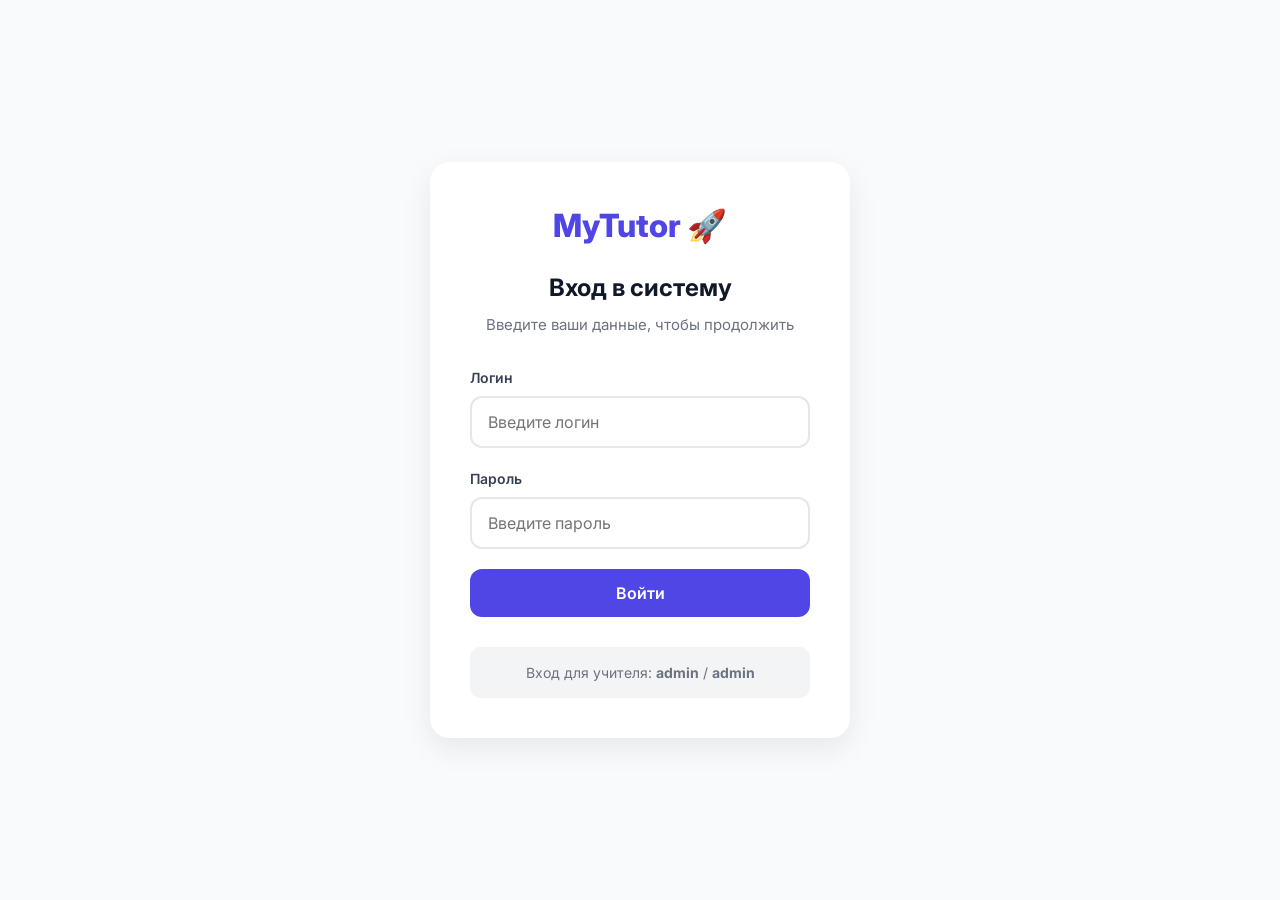
<file: index.html>
<!DOCTYPE html>
<html lang="ru">
<head>
    <meta charset="UTF-8">
    <meta name="viewport" content="width=device-width, initial-scale=1.0">
    <title>Вход в систему | MyTutor</title>
    
    <!-- Подключаем общий файл стилей (он лежит в этой же папке) -->
    <link rel="stylesheet" href="style.css">
</head>
<body class="auth-body">

    <!-- Белая карточка по центру экрана -->
    <div class="auth-container">
        
        <!-- Логотип и заголовок -->
        <div class="auth-logo">MyTutor 🚀</div>
        <h2>Вход в систему</h2>
        <p class="auth-subtitle">Введите ваши данные, чтобы продолжить</p>

        <!-- Форма входа -->
        <form onsubmit="event.preventDefault(); login();">
            <div class="form-group">
                <label>Логин</label>
                <input type="text" id="loginUser" placeholder="Введите логин" required>
            </div>
            
            <div class="form-group">
                <label>Пароль</label>
                <input type="password" id="loginPass" placeholder="Введите пароль" required>
            </div>

            <button type="submit" class="btn-primary btn-block">Войти</button>
        </form>

        <!-- Подсказка для вас (потом можно убрать) -->
        <div class="auth-footer">
            <p>Вход для учителя: <b>admin</b> / <b>admin</b></p>
        </div>
    </div>

    <!-- Подключаем скрипт базы данных (он лежит в этой же папке) -->
    <script src="auth.js"></script>
    
    <script>
        // Функция, которая срабатывает при нажатии кнопки "Войти"
        function login() {
            // Берем то, что ввели в поля
            const loginVal = document.getElementById('loginUser').value.trim();
            const passVal = document.getElementById('loginPass').value.trim();
            
            // Вызываем функцию authenticate() из файла auth.js
            const user = authenticate(loginVal, passVal);

            if (user) {
                // Если пользователь найден, сохраняем его данные в память браузера
                localStorage.setItem('currentUser', JSON.stringify(user));
                
                // Перенаправляем в нужный кабинет
                if (user.role === 'tutor') {
                    window.location.href = 'tutor/dashboard.html';
                } else if (user.role === 'student') {
                    window.location.href = 'student/dashboard.html';
                }
            } else {
                // Если логин/пароль не подошли
                alert('Неверный логин или пароль!');
            }
        }
    </script>
</body>
</html>
</file>
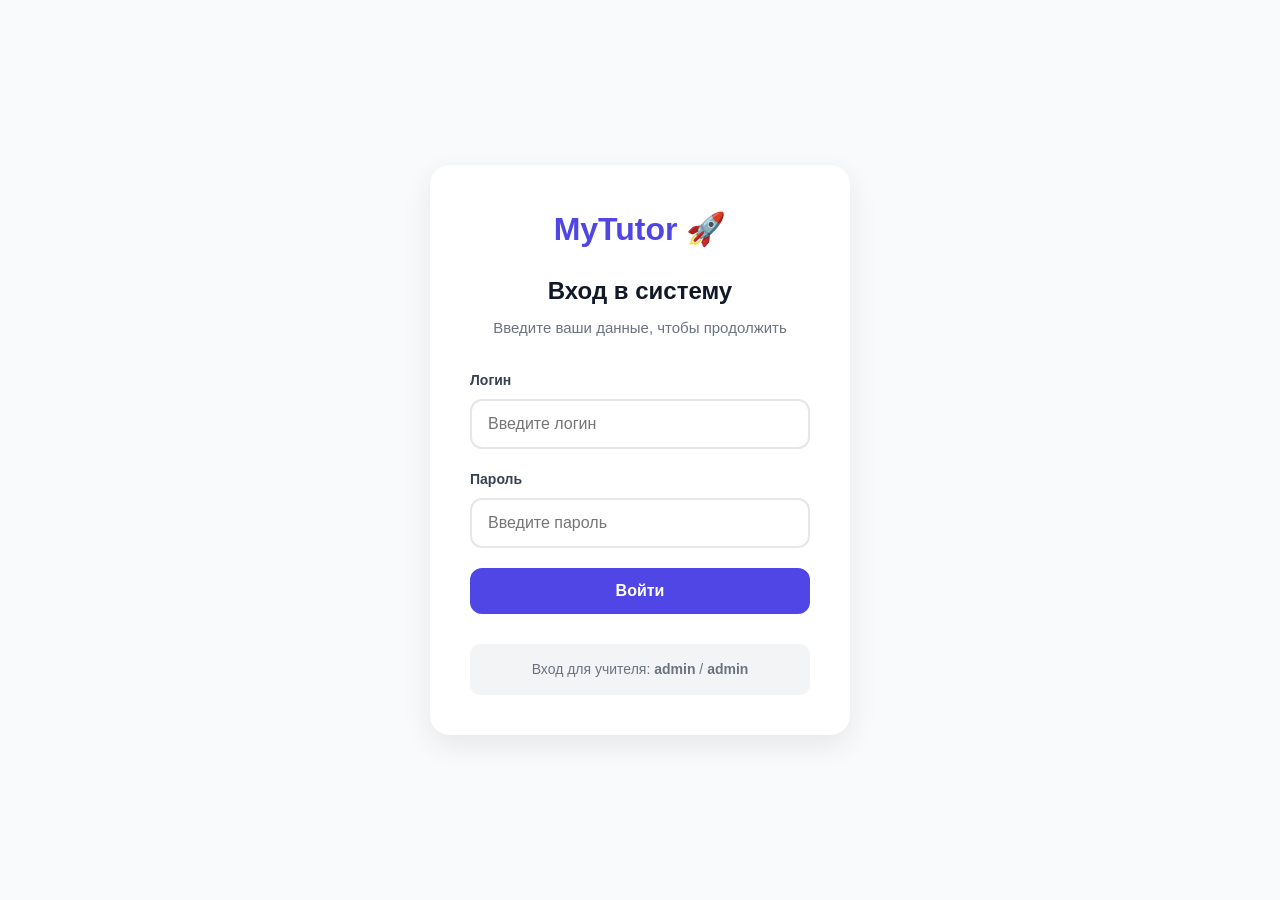
<file: student/profile.html>
<!DOCTYPE html>
<html lang="ru">
<head>
    <meta charset="UTF-8">
    <meta name="viewport" content="width=device-width, initial-scale=1.0">
    <title>Мой профиль | MyTutor</title>
    <link rel="stylesheet" href="../style.css">
    
    <style>
        .profile-header {
            display: flex;
            align-items: center;
            gap: 30px;
            margin-bottom: 40px;
            background: white;
            padding: 30px;
            border-radius: 20px;
            border: 1px solid var(--border);
        }
        .avatar-big {
            width: 100px;
            height: 100px;
            background: #E0E7FF;
            color: var(--primary);
            border-radius: 50%;
            display: flex;
            justify-content: center;
            align-items: center;
            font-size: 40px;
            font-weight: 800;
        }
        .profile-info h1 { font-size: 28px; margin-bottom: 5px; }
        .profile-info p { color: var(--text-muted); font-size: 16px; }
        
        .info-row {
            display: flex;
            justify-content: space-between;
            padding: 15px 0;
            border-bottom: 1px solid #eee;
            font-size: 16px;
        }
        .info-row:last-child { border-bottom: none; }
        .info-label { color: var(--text-muted); }
        .info-value { font-weight: 600; color: var(--text-main); }
    </style>
</head>
<body class="dashboard-body">

    <!-- Боковое меню -->
    <aside class="sidebar">
        <div class="sidebar-logo">MyTutor 🎒</div>
        <nav class="sidebar-nav">
            <a href="dashboard.html">🏠 Мой кабинет</a>
            <a href="../tasks/tasks.html">🃏 Мои задания</a>
            <a href="profile.html" class="active">👤 Мой профиль</a>
        </nav>
        <button onclick="logout()" class="btn-logout">Выйти</button>
    </aside>

    <!-- Основной контент -->
    <main class="main-content">
        
        <header class="top-header">
            <h1>Личный профиль</h1>
        </header>

        <!-- Шапка профиля -->
        <div class="profile-header">
            <div class="avatar-big" id="avatarLetter">?</div>
            <div class="profile-info">
                <h1 id="profileName">Загрузка...</h1>
                <p>Ученик платформы MyTutor</p>
            </div>
        </div>

        <!-- Данные -->
        <div class="card">
            <h2 style="margin-bottom: 20px; font-size: 20px;">Мои данные</h2>
            
            <div class="info-row">
                <span class="info-label">Логин для входа</span>
                <span class="info-value" id="profileLogin">-</span>
            </div>
            
            <div class="info-row">
                <span class="info-label">Предмет / Уровень</span>
                <span class="info-value" id="profileSubject">-</span>
            </div>
            
            <div class="info-row">
                <span class="info-label">Статус</span>
                <span class="info-value" style="color: #10B981;">Активен</span>
            </div>
        </div>

    </main>

    <script src="../auth.js"></script>
    <script>
        window.onload = function() {
            // Проверка авторизации
            const user = JSON.parse(localStorage.getItem('currentUser'));
            if (!user || user.role !== 'student') {
                window.location.href = '../index.html';
                return;
            }

            // Заполняем данные
            document.getElementById('profileName').innerText = user.name;
            document.getElementById('profileLogin').innerText = user.login;
            document.getElementById('profileSubject').innerText = user.subject;
            
            // Делаем красивую букву-аватар
            document.getElementById('avatarLetter').innerText = user.name.charAt(0).toUpperCase();
        };

        function logout() {
            localStorage.removeItem('currentUser');
            window.location.href = '../index.html';
        }
    </script>
</body>
</html>
</file>
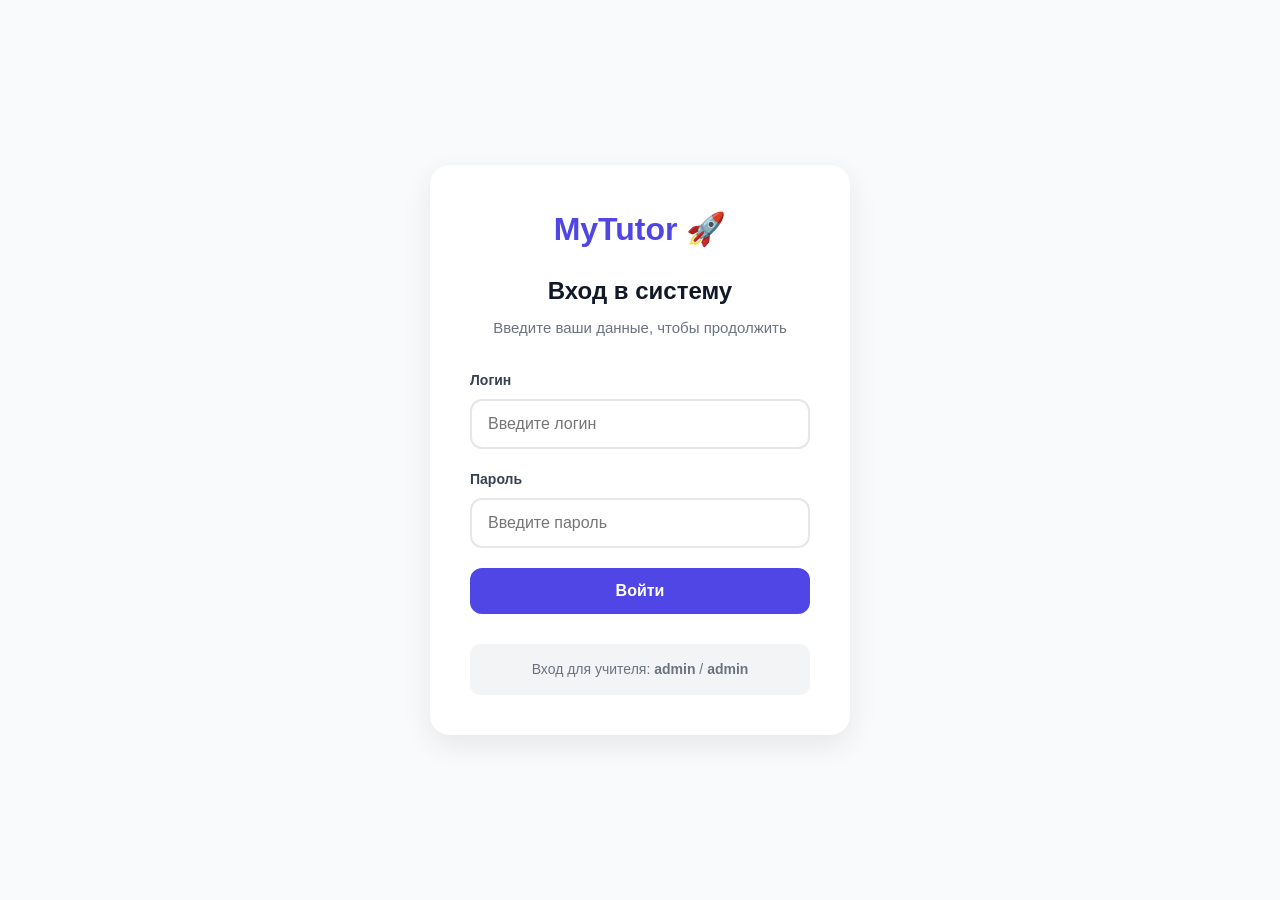
<file: tasks/tasks.html>
<!DOCTYPE html>
<html lang="ru">
<head>
    <meta charset="UTF-8">
    <meta name="viewport" content="width=device-width, initial-scale=1.0">
    <title>Мои задания | MyTutor</title>
    <!-- Подключаем общие стили из корневой папки -->
    <link rel="stylesheet" href="../style.css">
    
    <style>
        /* Стили для карточек */
        .task-container {
            max-width: 900px;
            margin: 0 auto;
            padding: 20px 0;
        }

        .lesson-group {
            background: white;
            border-radius: 16px;
            padding: 30px;
            margin-bottom: 30px;
            box-shadow: 0 4px 15px rgba(0,0,0,0.03);
            border: 1px solid #E5E7EB;
        }

        .lesson-title {
            font-size: 22px;
            font-weight: 800;
            color: var(--primary);
            margin-bottom: 25px;
            padding-bottom: 15px;
            border-bottom: 2px dashed #E5E7EB;
        }

        /* Стили для теории */
        .theory-card {
            background: #F3F4F6;
            border-left: 5px solid var(--primary);
            padding: 20px;
            border-radius: 8px;
            margin-bottom: 25px;
        }
        .theory-title { font-size: 18px; font-weight: 700; margin-bottom: 10px; color: #111827; }
        .theory-text { font-size: 16px; line-height: 1.6; color: #374151; white-space: pre-wrap; }
        .theory-image { max-width: 100%; border-radius: 8px; margin-top: 15px; border: 1px solid #ddd; }

        /* Стили для практики */
        .task-widget {
            padding: 20px;
            border: 1px solid #E5E7EB;
            border-radius: 12px;
            margin-bottom: 25px;
            transition: 0.3s;
        }
        .task-widget.correct { border-color: #10B981; background: #ECFDF5; }
        .task-widget.incorrect { border-color: #EF4444; background: #FEF2F2; }
        
        .task-question { font-size: 18px; font-weight: 600; margin-bottom: 15px; white-space: pre-wrap; color: #111827; }
        
        .task-input {
            width: 100%; padding: 12px 16px; font-size: 16px;
            border: 2px solid #D1D5DB; border-radius: 8px;
            margin-bottom: 12px; outline: none; transition: 0.2s;
        }
        .task-input:focus { border-color: var(--primary); }

        .task-btn {
            background: var(--primary); color: white; padding: 10px 24px;
            border: none; border-radius: 8px; font-weight: 600; cursor: pointer;
            font-size: 15px; transition: 0.2s;
        }
        .task-btn:hover { background: var(--primary-hover); }

        .task-options { display: grid; gap: 12px; }
        .option-btn {
            padding: 14px 20px; font-size: 16px; background: #F9FAFB;
            border: 2px solid #E5E7EB; border-radius: 8px; cursor: pointer;
            text-align: left; transition: 0.2s; color: #374151;
        }
        .option-btn:hover { border-color: var(--primary); background: white; }

        .task-feedback {
            margin-top: 15px; font-weight: 700; font-size: 15px; display: none;
        }
        .task-widget.correct .task-feedback { display: block; color: #065F46; }
        .task-widget.incorrect .task-feedback { display: block; color: #991B1B; }

        .empty-tasks {
            text-align: center; padding: 60px; background: white;
            border-radius: 16px; border: 1px dashed #D1D5DB; color: #6B7280;
        }
    </style>
</head>
<body class="dashboard-body">

    <!-- Боковое меню (как в кабинете ученика) -->
    <aside class="sidebar">
        <div class="sidebar-logo">MyTutor 🎒</div>
        <nav class="sidebar-nav">
            <a href="../student/dashboard.html">🏠 Мой кабинет</a>
            <a href="tasks.html" class="active">🃏 Мои задания</a>
        </nav>
        <button onclick="logout()" class="btn-logout">Выйти</button>
    </aside>

    <!-- Основной контент -->
    <main class="main-content">
        <header class="top-header" style="margin-bottom: 20px;">
            <h1>Мои задания 🚀</h1>
            <p style="color: #6B7280;">Выполняй карточки, чтобы прокачать свои навыки!</p>
        </header>

        <!-- Сюда скрипт будет вставлять уроки и карточки -->
        <div id="tasksContainer" class="task-container">
            <div class="empty-tasks">
                <h3>Загрузка заданий...</h3>
            </div>
        </div>
    </main>

    <!-- Подключаем базу данных и скрипты -->
    <script src="../auth.js"></script>
    <script src="tasks-data.js"></script>
    <script src="tasks.js"></script>
    
    <!-- Кнопка выхода -->
    <script>
        function logout() {
            localStorage.removeItem('currentUser');
            window.location.href = '../index.html';
        }
    </script>
</body>
</html>
</file>
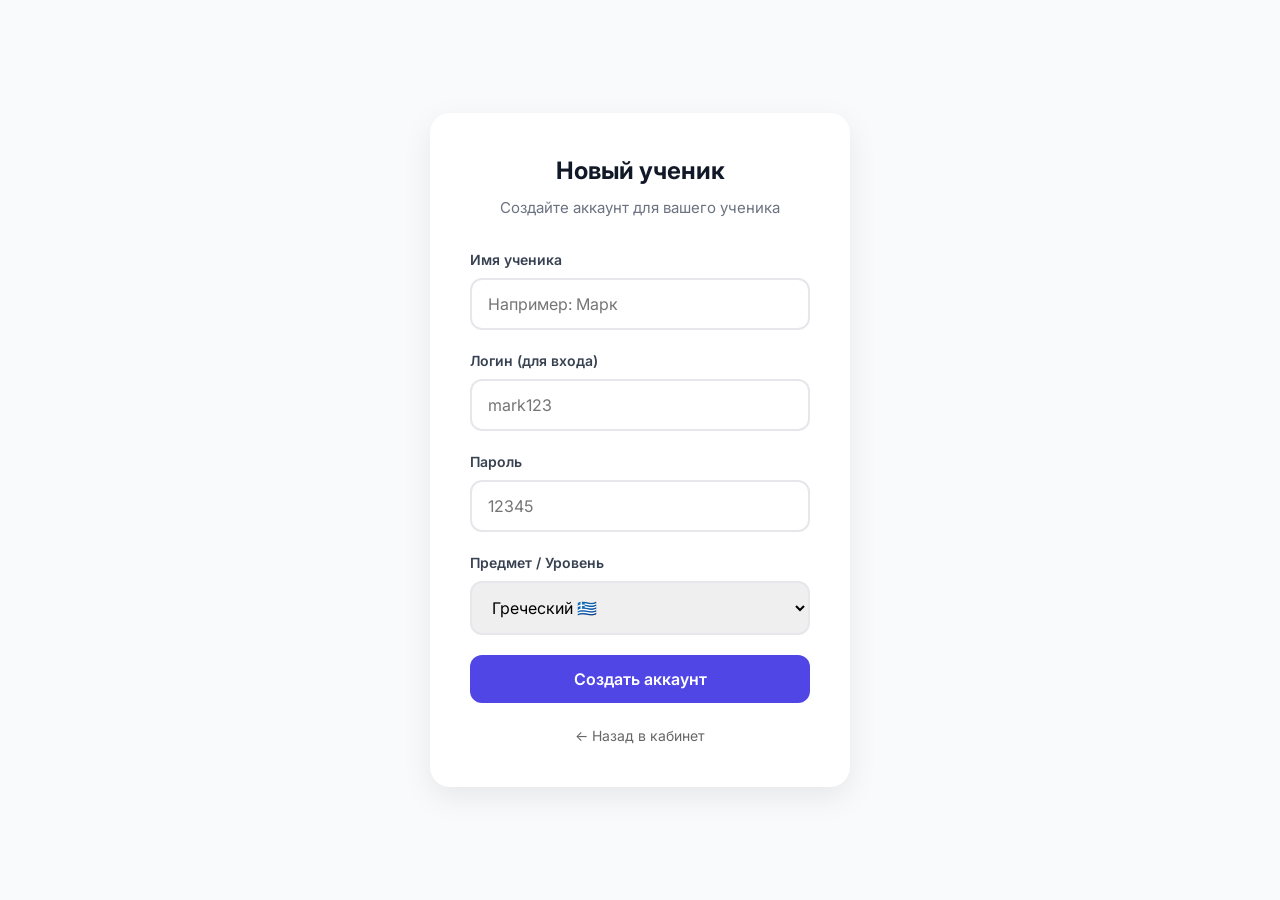
<file: tutor/add-student.html>
<!DOCTYPE html>
<html lang="ru">
<head>
    <meta charset="UTF-8">
    <meta name="viewport" content="width=device-width, initial-scale=1.0">
    <title>Добавить ученика | MyTutor</title>
    <!-- Подключаем стили из корневой папки -->
    <link rel="stylesheet" href="../style.css">
</head>
<body class="auth-body">

    <div class="auth-container">
        <h2>Новый ученик</h2>
        <p class="auth-subtitle">Создайте аккаунт для вашего ученика</p>
        
        <!-- Форма создания -->
        <form onsubmit="event.preventDefault(); handleAdd();">
            <div class="form-group">
                <label>Имя ученика</label>
                <input type="text" id="newName" placeholder="Например: Марк" required>
            </div>
            
            <div class="form-group">
                <label>Логин (для входа)</label>
                <input type="text" id="newLogin" placeholder="mark123" required>
            </div>
            
            <div class="form-group">
                <label>Пароль</label>
                <input type="text" id="newPass" placeholder="12345" required>
            </div>
            
            <div class="form-group">
                <label>Предмет / Уровень</label>
                <select id="newLang">
                    <option value="Греческий">Греческий 🇬🇷</option>
                    <option value="Английский (Starters)">Английский - Starters 🎓</option>
                    <option value="Английский (Movers)">Английский - Movers 🎓</option>
                    <option value="Английский (Flyers)">Английский - Flyers 🎓</option>
                    <option value="Английский (KET)">Английский - KET 🎓</option>
                    <option value="Английский (PET)">Английский - PET 🎓</option>
                </select>
            </div>
            
            <button type="submit" class="btn-primary btn-block">Создать аккаунт</button>
            
            <p style="text-align: center; margin-top: 20px;">
                <a href="dashboard.html" style="color: #666; font-size: 14px;">← Назад в кабинет</a>
            </p>
        </form>
    </div>

    <!-- Подключаем базу данных (auth.js) -->
    <script src="../auth.js"></script>
    
    <script>
        function handleAdd() {
            // Берем значения из полей формы
            const name = document.getElementById('newName').value.trim();
            const login = document.getElementById('newLogin').value.trim();
            const pass = document.getElementById('newPass').value.trim();
            const lang = document.getElementById('newLang').value;

            // Вызываем функцию createStudent() из auth.js
            const result = createStudent(name, login, pass, lang);

            if (result.success) {
                // Если ученик создан, возвращаемся в кабинет
                window.location.href = 'dashboard.html';
            } else {
                // Если логин занят, показываем ошибку
                alert(result.message);
            }
        }
    </script>
</body>
</html>
</file>
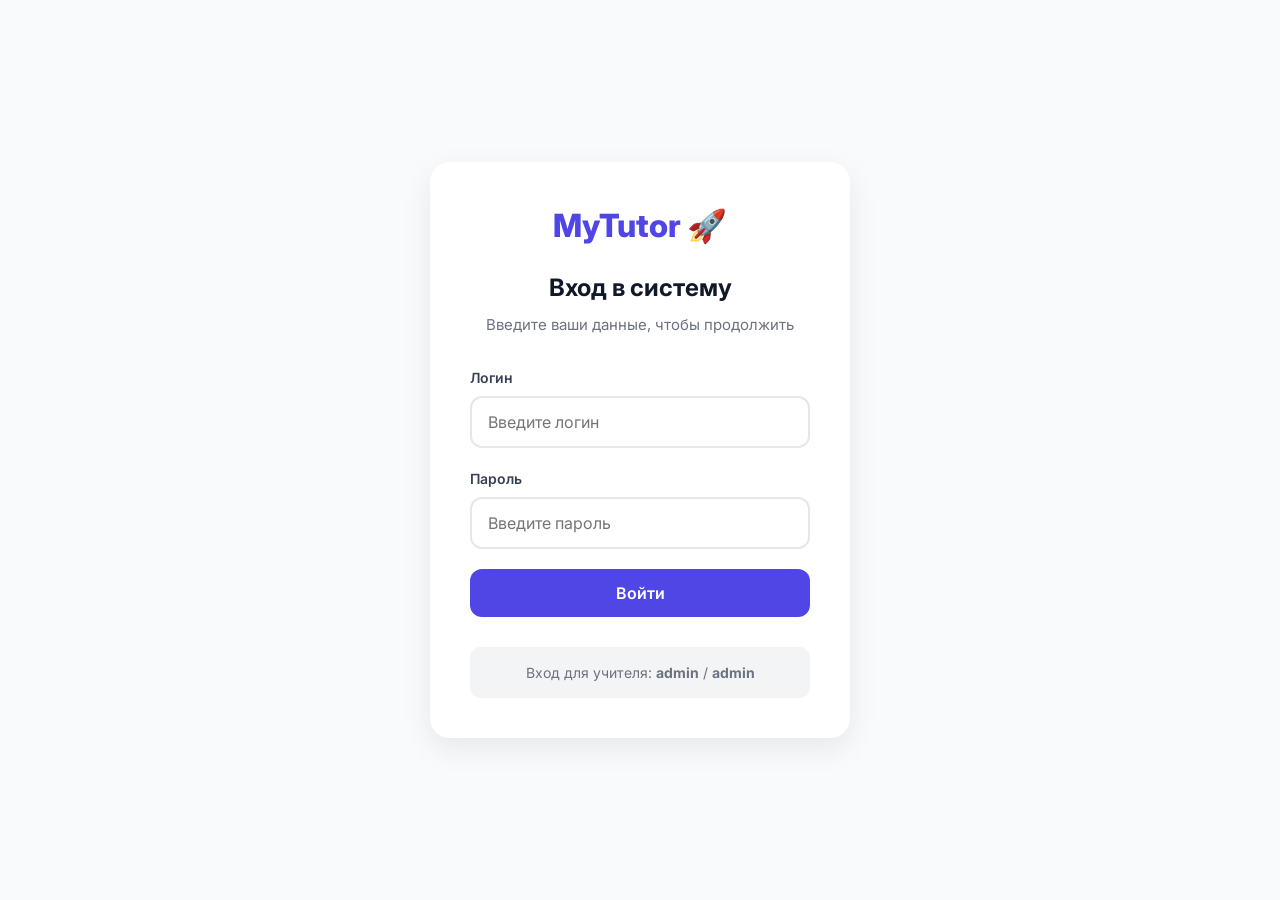
<file: tutor/assign.html>
<!DOCTYPE html>
<html lang="ru">
<head>
    <meta charset="UTF-8">
    <meta name="viewport" content="width=device-width, initial-scale=1.0">
    <title>Выдача заданий | MyTutor</title>
    <link rel="stylesheet" href="../style.css">
    
    <style>
        /* Стили для этой страницы */
        .assign-header {
            background: white; padding: 20px 30px; border-radius: 16px;
            border: 1px solid #E5E7EB; display: flex; justify-content: space-between;
            align-items: center; margin-bottom: 30px; box-shadow: 0 2px 4px rgba(0,0,0,0.02);
        }
        .assign-header select {
            padding: 12px 16px; border-radius: 8px; border: 2px solid #D1D5DB;
            font-size: 16px; min-width: 300px; outline: none; background: #F9FAFB;
        }
        .assign-header select:focus { border-color: var(--primary); background: white; }

        .lesson-block {
            background: white; border: 1px solid #E5E7EB; border-radius: 12px;
            margin-bottom: 20px; overflow: hidden;
        }
        .lesson-title {
            background: #F3F4F6; padding: 15px 20px; font-weight: 700;
            color: #374151; border-bottom: 1px solid #E5E7EB; font-size: 16px;
        }
        
        .task-item {
            display: flex; align-items: flex-start; gap: 15px;
            padding: 15px 20px; border-bottom: 1px solid #F3F4F6;
            cursor: pointer; transition: background 0.2s;
        }
        .task-item:last-child { border-bottom: none; }
        .task-item:hover { background: #F9FAFB; }
        .task-item input[type="checkbox"] {
            width: 22px; height: 22px; margin-top: 2px;
            cursor: pointer; accent-color: var(--primary);
        }
        
        .task-content { display: flex; flex-direction: column; gap: 5px; flex: 1; }
        .task-badge {
            font-size: 11px; background: #E5E7EB; color: #4B5563;
            padding: 3px 8px; border-radius: 6px; font-weight: 700;
            width: fit-content; text-transform: uppercase;
        }
        .task-desc { font-size: 15px; color: #111827; line-height: 1.4; }
        
        /* Панель сохранения внизу */
        .save-bar {
            position: fixed; bottom: 0; left: 280px; right: 0;
            background: #111827; color: white; padding: 20px 40px;
            display: flex; justify-content: space-between; align-items: center;
            box-shadow: 0 -4px 10px rgba(0,0,0,0.1); z-index: 100;
        }
        .save-bar button {
            background: var(--primary); color: white; border: none;
            padding: 12px 30px; border-radius: 8px; font-weight: 700;
            cursor: pointer; font-size: 16px; transition: 0.2s;
        }
        .save-bar button:hover { background: var(--primary-hover); }
        
        .empty-message {
            text-align: center; padding: 60px; color: #6B7280;
            background: white; border-radius: 12px; border: 1px dashed #D1D5DB;
        }
        
        .main-content { padding-bottom: 120px; } /* Чтобы панель не перекрывала контент */
    </style>
</head>
<body class="dashboard-body">

    <!-- Боковое меню (как в dashboard.html) -->
    <aside class="sidebar">
        <div class="sidebar-logo">MyTutor 👩‍🏫</div>
        <nav class="sidebar-nav">
            <a href="dashboard.html">📊 Мои ученики</a>
            <a href="assign.html" class="active">📚 Выдать задания</a>
        </nav>
        <button onclick="logout()" class="btn-logout">Выйти</button>
    </aside>

    <!-- Основной контент -->
    <main class="main-content">
        <div class="assign-header">
            <div>
                <h1 style="margin-bottom: 5px; font-size: 26px;">Выдача заданий</h1>
                <p style="color: #666; margin: 0; font-size: 15px;">Выберите ученика и отметьте нужные карточки из базы.</p>
            </div>
            <select id="studentSelect" onchange="loadTasksForStudent()">
                <option value="">-- Выберите ученика --</option>
            </select>
        </div>

        <div id="tasksContainer">
            <div class="empty-message">
                <h2>Выберите ученика</h2>
                <p>Справа появится список всех доступных карточек из вашей базы.</p>
            </div>
        </div>
    </main>

    <!-- Панель сохранения (появляется при выборе ученика) -->
    <div class="save-bar" id="saveBar" style="display: none;">
        <div style="font-size: 18px;">Выбрано заданий: <b id="selectedCount" style="color: #10B981; font-size: 24px;">0</b></div>
        <button onclick="saveAssignedTasks()">Выдать выбранные задания</button>
    </div>

    <!-- Подключаем скрипты -->
    <script src="../auth.js"></script>
    <script src="../tasks/tasks-data.js"></script>
    
    <script>
        let currentStudentLogin = null;

        // При загрузке страницы проверяем вход и заполняем список учеников
        window.onload = function() {
            const user = JSON.parse(localStorage.getItem('currentUser'));
            if (!user || user.role !== 'tutor') {
                window.location.href = '../index.html';
                return;
            }

            // Добавляем учеников в выпадающий список
            const students = getStudents();
            const select = document.getElementById('studentSelect');
            students.forEach(s => {
                select.innerHTML += `<option value="${s.login}">${s.name} (${s.subject})</option>`;
            });
        };

        // Загрузка карточек для выбранного ученика
        function loadTasksForStudent() {
            const login = document.getElementById('studentSelect').value;
            const container = document.getElementById('tasksContainer');
            const saveBar = document.getElementById('saveBar');

            if (!login) {
                container.innerHTML = '<div class="empty-message"><h2>Выберите ученика</h2><p>Справа появится список всех доступных карточек.</p></div>';
                saveBar.style.display = 'none';
                return;
            }

            currentStudentLogin = login;
            const alreadyAssigned = getAssignedTasks(login);
            saveBar.style.display = 'flex';

            // Берем ВСЮ базу заданий
            const allTasks = tasksDatabase;

            // Группируем по темам (lesson)
            const grouped = {};
            allTasks.forEach(t => {
                const lessonName = t.lesson || "Разное";
                if (!grouped[lessonName]) grouped[lessonName] = [];
                grouped[lessonName].push(t);
            });

            container.innerHTML = '';

            // Отрисовываем блоки
            for (const [lessonName, tasks] of Object.entries(grouped)) {
                const block = document.createElement('div');
                block.className = 'lesson-block';
                block.innerHTML = `<div class="lesson-title">📚 ${lessonName}</div>`;

                tasks.forEach(task => {
                    // Если карточка уже выдана, ставим галочку
                    const isChecked = alreadyAssigned.includes(task.id) ? 'checked' : '';
                    const text = task.question || task.title || 'Теория';
                    
                    block.innerHTML += `
                        <label class="task-item">
                            <input type="checkbox" class="task-cb" value="${task.id}" ${isChecked} onchange="updateCount()">
                            <div class="task-content">
                                <span class="task-badge">${task.subject} | ${task.type}</span>
                                <span class="task-desc">${text}</span>
                            </div>
                        </label>
                    `;
                });
                container.appendChild(block);
            }
            updateCount();
        }

        // Обновление счетчика галочек
        function updateCount() {
            const count = document.querySelectorAll('.task-cb:checked').length;
            document.getElementById('selectedCount').innerText = count;
        }

        // Сохранение заданий
        function saveAssignedTasks() {
            if (!currentStudentLogin) return;

            const checkboxes = document.querySelectorAll('.task-cb:checked');
            const selectedIds = Array.from(checkboxes).map(cb => Number(cb.value));

            // Вызываем функцию из auth.js
            assignTasksToStudent(currentStudentLogin, selectedIds);
            
            alert('Задания успешно выданы ученику!');
        }

        // Выход
        function logout() {
            localStorage.removeItem('currentUser');
            window.location.href = '../index.html';
        }
    </script>
</body>
</html>
</file>
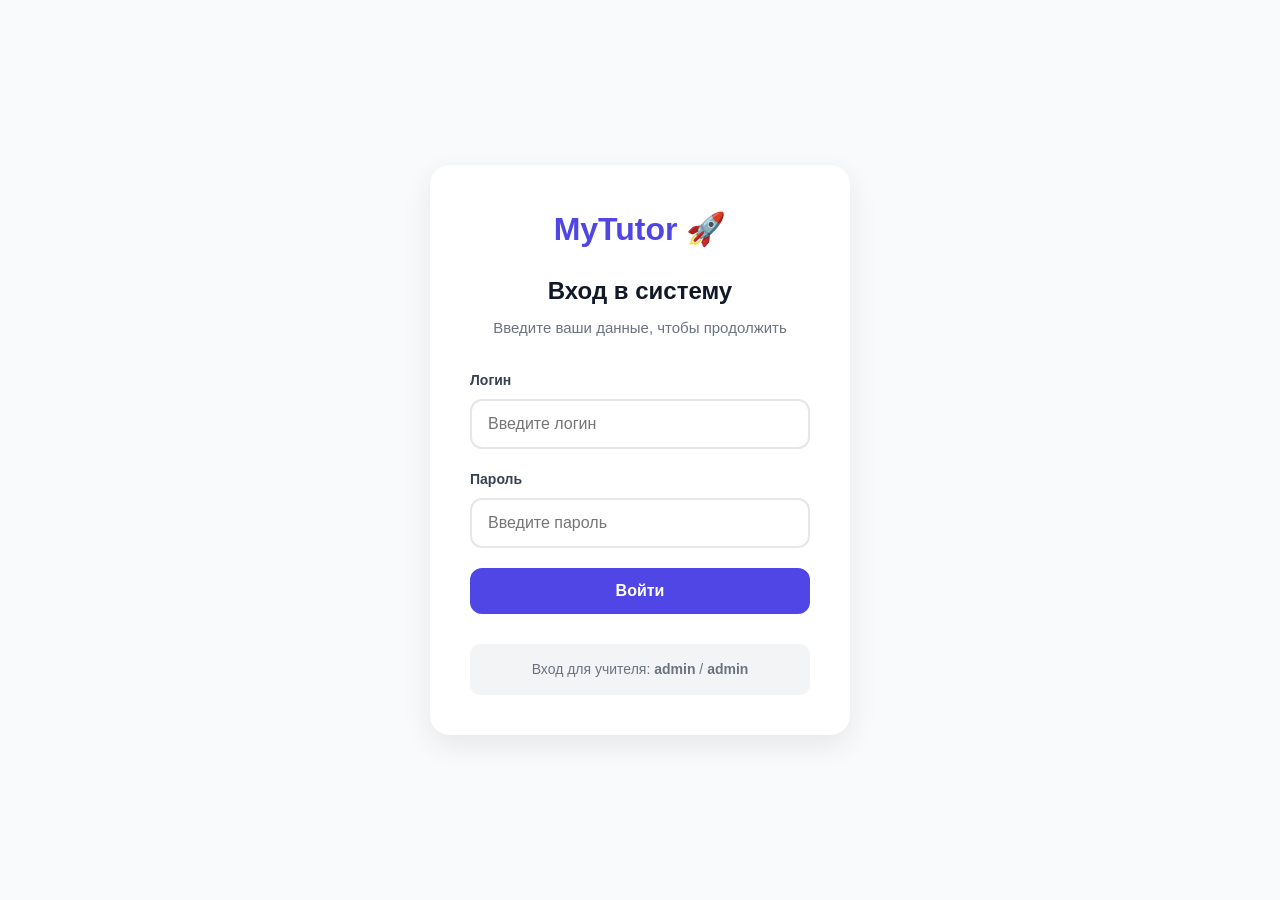
<file: tutor/dashboard.html>
<!DOCTYPE html>
<html lang="ru">
<head>
    <meta charset="UTF-8">
    <meta name="viewport" content="width=device-width, initial-scale=1.0">
    <title>Мой кабинет | MyTutor</title>
    <!-- Подключаем общие стили (из корневой папки) -->
    <link rel="stylesheet" href="../style.css">
    
    <style>
        /* Дополнительные стили для яркого ученического интерфейса */
        .hero-banner {
            background: linear-gradient(135deg, #D0F2D6 0%, #A8E6CF 100%);
            border-radius: 20px;
            padding: 40px;
            margin-bottom: 30px;
            display: flex;
            justify-content: space-between;
            align-items: center;
            box-shadow: 0 4px 15px rgba(0,0,0,0.05);
        }
        .hero-text h1 {
            font-size: 32px;
            color: #1B5E20;
            margin-bottom: 10px;
        }
        .hero-text p {
            font-size: 18px;
            color: #2E7D32;
            font-weight: 500;
        }
        .hero-emoji { font-size: 80px; }

        .grid-2 { display: grid; grid-template-columns: 1fr 1fr; gap: 24px; }
        
        .action-card {
            background: white; border-radius: 16px; padding: 30px;
            border: 1px solid #E5E7EB; display: flex; flex-direction: column;
            align-items: flex-start; transition: transform 0.2s;
        }
        .action-card:hover { transform: translateY(-4px); box-shadow: 0 10px 20px rgba(0,0,0,0.05); }
        .action-icon { font-size: 40px; margin-bottom: 15px; }
        .action-card h3 { font-size: 20px; margin-bottom: 10px; color: #111827; }
        .action-card p { color: #6B7280; font-size: 15px; margin-bottom: 25px; flex-grow: 1; }
        
        .btn-lesson {
            background: #E0E7FF; color: #4338CA; padding: 12px 24px;
            border-radius: 10px; text-decoration: none; font-weight: 600;
            width: 100%; text-align: center; transition: 0.2s;
            border: 1px solid #C7D2FE;
        }
        .btn-lesson:hover { background: #D1FAE5; color: #065F46; border-color: #A7F3D0; }
    </style>
</head>
<body class="dashboard-body">

    <!-- Боковое меню ученика -->
    <aside class="sidebar">
        <div class="sidebar-logo">MyTutor 🎒</div>
        <nav class="sidebar-nav">
            <a href="dashboard.html" class="active">🏠 Мой кабинет</a>
            <a href="../tasks/tasks.html">🃏 Мои задания</a>
        </nav>
        <button onclick="logout()" class="btn-logout">Выйти</button>
    </aside>

    <!-- Основной контент -->
    <main class="main-content">
        
        <!-- Яркий приветственный баннер -->
        <div class="hero-banner">
            <div class="hero-text">
                <h1 id="studentName">Привет!</h1>
                <p>Твой уровень: <span id="studentLevel" style="font-weight: 700;"></span></p>
            </div>
            <div class="hero-emoji">👋</div>
        </div>

        <!-- Сетка с действиями -->
        <div class="grid-2">
            
            <!-- Карточка урока (ссылка на Meet) -->
            <div class="action-card">
                <div class="action-icon">📹</div>
                <h3>Онлайн-урок</h3>
                <p>Учитель ждет тебя на занятии. Нажми на кнопку, чтобы подключиться к Google Meet или Zoom.</p>
                <!-- По умолчанию кнопка неактивна, пока учитель не вставит ссылку -->
                <a href="#" class="btn-lesson" id="meetBtn" style="opacity: 0.5; cursor: not-allowed;">Ссылка появится позже</a>
            </div>

            <!-- Карточка домашки -->
            <div class="action-card" style="background: #FDF2F7; border-color: #FBCFE8;">
                <div class="action-icon">🃏</div>
                <h3>Мои задания</h3>
                <p>Здесь собраны карточки, которые выдал учитель. Выполняй их, чтобы стать лучше!</p>
                <a href="../tasks/tasks.html" class="btn-primary" style="width: 100%; text-align: center; text-decoration: none;">Перейти к карточкам</a>
            </div>

        </div>
    </main>

    <!-- Подключаем базу данных и скрипт -->
    <script src="../auth.js"></script>
    <script>
        window.onload = function() {
            // 1. Проверяем, что зашел именно ученик
            const user = JSON.parse(localStorage.getItem('currentUser'));
            if (!user || user.role !== 'student') {
                window.location.href = '../index.html';
                return;
            }

            // 2. Подставляем имя и уровень ученика
            document.getElementById('studentName').innerText = `Привет, ${user.name}!`;
            document.getElementById('studentLevel').innerText = user.subject;

            // 3. Проверяем, выдал ли учитель ссылку на Meet
            // (Здесь мы используем функцию, которую добавим чуть позже, 
            // а пока просто заглушка для красоты)
            // const meetLink = getMeetLink(user.login);
            // if (meetLink) { ... }
        };

        // Функция выхода
        function logout() {
            localStorage.removeItem('currentUser');
            window.location.href = '../index.html';
        }
    </script>
</body>
</html>
</file>
<file: style.css>
/* =========================================
   ПОДКЛЮЧЕНИЕ ШРИФТОВ
   ========================================= */
@import url('https://fonts.googleapis.com/css2?family=Inter:wght@400;500;600;700;800&display=swap');

/* =========================================
   ЦВЕТОВАЯ ПАЛИТРА И БАЗОВЫЕ НАСТРОЙКИ
   ========================================= */
:root {
    --primary: #4F46E5;       /* Основной цвет (кнопки, ссылки) - Индиго */
    --primary-hover: #4338CA; /* Цвет при наведении */
    --bg: #F9FAFB;            /* Светло-серый фон страниц */
    --text-main: #111827;     /* Почти черный текст */
    --text-muted: #6B7280;    /* Серый текст (подписи) */
    --border: #E5E7EB;        /* Цвет рамок */
    --danger: #EF4444;        /* Красный (ошибки, удаление) */
    --success: #10B981;       /* Зеленый (успех) */
}

/* Сброс стандартных отступов браузера */
* { 
    box-sizing: border-box; 
    font-family: 'Inter', sans-serif; 
    margin: 0; 
    padding: 0; 
}

body { 
    background: var(--bg); 
    color: var(--text-main); 
    line-height: 1.5; 
}

a { 
    text-decoration: none; 
    color: inherit;
}

/* =========================================
   СТРАНИЦА ВХОДА (index.html)
   ========================================= */
.auth-body { 
    display: flex; 
    justify-content: center; 
    align-items: center; 
    min-height: 100vh; 
}

.auth-container { 
    background: white; 
    padding: 40px; 
    border-radius: 20px; 
    box-shadow: 0 10px 30px rgba(0,0,0,0.08); 
    width: 100%; 
    max-width: 420px; 
    text-align: center; 
}

.auth-logo { 
    font-size: 32px; 
    font-weight: 800; 
    color: var(--primary); 
    margin-bottom: 20px; 
}

.auth-container h2 {
    font-size: 24px;
    font-weight: 700;
    margin-bottom: 8px;
}

.auth-subtitle { 
    color: var(--text-muted); 
    margin-bottom: 30px; 
    font-size: 15px;
}

.form-group { 
    text-align: left; 
    margin-bottom: 20px; 
}

.form-group label { 
    display: block; 
    margin-bottom: 8px; 
    font-size: 14px; 
    font-weight: 600; 
    color: #374151;
}

.form-group input, .form-group select { 
    width: 100%; 
    padding: 14px 16px; 
    border: 2px solid var(--border); 
    border-radius: 12px; 
    font-size: 16px; 
    outline: none; 
    transition: 0.2s;
}

.form-group input:focus, .form-group select:focus { 
    border-color: var(--primary); 
    box-shadow: 0 0 0 4px rgba(79, 70, 229, 0.1);
}

/* =========================================
   КНОПКИ
   ========================================= */
.btn-primary { 
    background: var(--primary); 
    color: white; 
    border: none; 
    padding: 14px 24px; 
    border-radius: 12px; 
    font-weight: 600; 
    cursor: pointer; 
    font-size: 16px; 
    transition: 0.2s; 
    text-align: center;
}

.btn-primary:hover { 
    background: var(--primary-hover); 
}

.btn-block { 
    width: 100%; 
    display: block; 
}

.auth-footer { 
    margin-top: 30px; 
    font-size: 14px; 
    color: var(--text-muted); 
    background: #F3F4F6;
    padding: 15px;
    border-radius: 10px;
}

/* =========================================
   СТРУКТУРА КАБИНЕТОВ (Учитель и Ученик)
   ========================================= */
.dashboard-body { 
    display: flex; 
    height: 100vh; 
    overflow: hidden; 
}

/* Боковое меню (Sidebar) */
.sidebar { 
    width: 280px; 
    background: #111827; 
    color: white; 
    display: flex; 
    flex-direction: column; 
    padding: 30px 24px; 
    flex-shrink: 0;
}

.sidebar-logo { 
    font-size: 24px; 
    font-weight: 800; 
    margin-bottom: 40px; 
    color: white; 
}

.sidebar-nav { 
    display: flex; 
    flex-direction: column; 
    gap: 10px; 
    flex: 1; 
}

.sidebar-nav a { 
    color: #9CA3AF; 
    padding: 14px 16px; 
    border-radius: 10px; 
    font-weight: 500; 
    transition: 0.2s; 
    font-size: 15px;
}

.sidebar-nav a:hover, .sidebar-nav a.active { 
    background: #1F2937; 
    color: white; 
}

.btn-logout { 
    margin-top: auto; 
    background: transparent; 
    color: var(--danger); 
    border: 1px solid #374151; 
    padding: 12px; 
    border-radius: 10px; 
    cursor: pointer; 
    font-weight: 600; 
    transition: 0.2s;
}

.btn-logout:hover {
    background: #1F2937;
}

/* Основной контент */
.main-content { 
    flex: 1; 
    padding: 40px; 
    overflow-y: auto; 
}

.top-header { 
    display: flex; 
    justify-content: space-between; 
    align-items: center; 
    margin-bottom: 30px; 
}

.top-header h1 {
    font-size: 28px;
    font-weight: 700;
}

/* Универсальная карточка */
.card { 
    background: white; 
    border-radius: 16px; 
    padding: 30px; 
    border: 1px solid var(--border); 
    box-shadow: 0 4px 6px -1px rgba(0,0,0,0.02); 
}

/* Вспомогательные классы */
.hidden { 
    display: none !important; 
}
</file>
